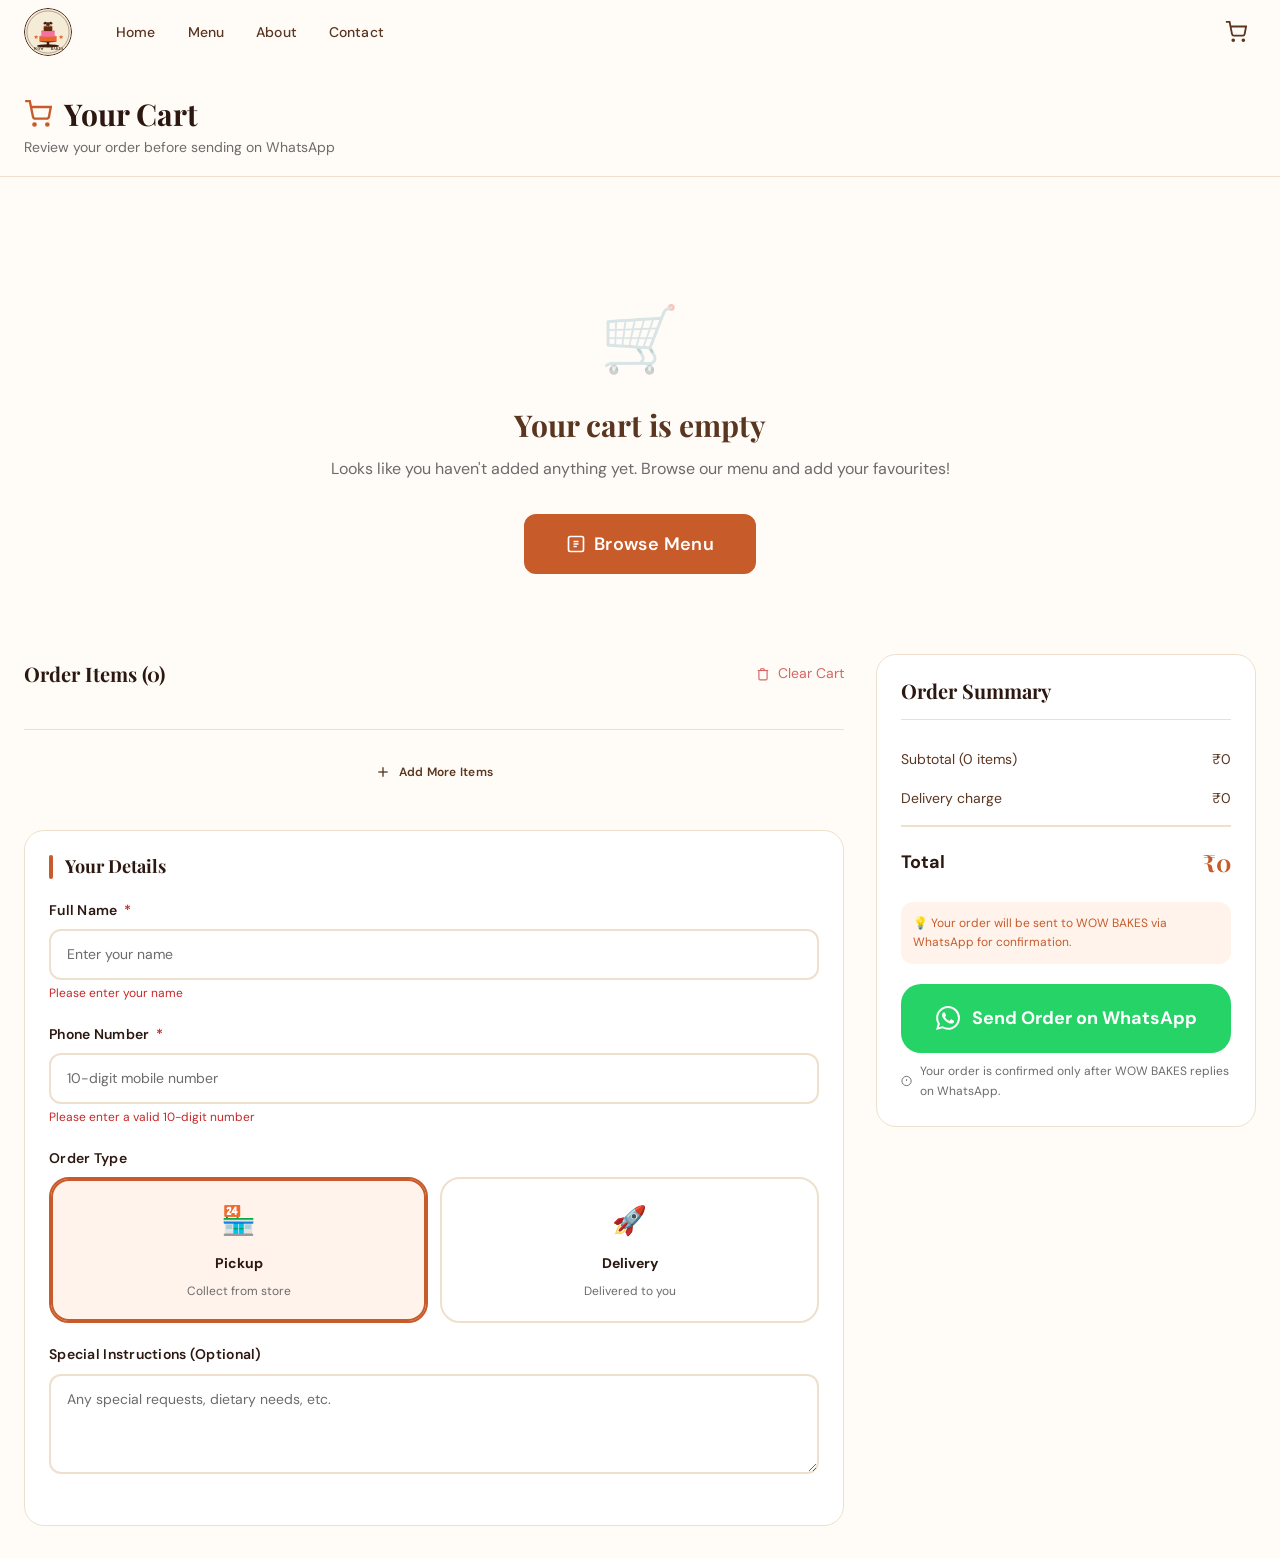
<file: cart.html>
<!DOCTYPE html>
<html lang="en">
<head>
  <meta charset="UTF-8">
  <meta name="viewport" content="width=device-width, initial-scale=1.0">
  <title>Cart | WOW BAKES — Fresh Food & Bakery</title>
  <meta name="description" content="Review your WOW BAKES order and send it on WhatsApp. Fast, easy ordering.">
  <meta name="theme-color" content="#C75B2A">

  <!-- Favicon -->
  <link rel="icon" type="image/svg+xml" href="assets/logo/favicon.svg">

  <!-- Preconnect -->
  <link rel="preconnect" href="https://fonts.googleapis.com">
  <link rel="preconnect" href="https://fonts.gstatic.com" crossorigin>

  <!-- Stylesheets -->
  <link rel="stylesheet" href="css/style.css">
  <link rel="stylesheet" href="css/components.css">
  <link rel="stylesheet" href="css/responsive.css">

  <style>
    /* Cart page specific styles */
    .cart-page-header {
      background: var(--cream-light);
      padding-block: var(--space-8) var(--space-4);
      border-bottom: 1px solid var(--cream-dark);
    }

    .cart-page-title {
      font-size: var(--text-3xl);
      color: var(--brown-deep);
      display: flex;
      align-items: center;
      gap: var(--space-3);
    }

    .cart-page-title svg {
      color: var(--burnt-orange);
    }

    .cart-page-subtitle {
      font-size: var(--text-sm);
      color: var(--grey-text);
      margin-top: var(--space-1);
    }

    .cart-items-section {
      display: flex;
      flex-direction: column;
      gap: var(--space-4);
    }

    .empty-cart-state {
      text-align: center;
      padding: var(--space-20) var(--space-6);
    }

    .empty-cart-icon {
      font-size: 64px;
      margin-bottom: var(--space-4);
      opacity: 0.3;
    }

    .whatsapp-order-btn {
      display: flex;
      align-items: center;
      justify-content: center;
      gap: var(--space-3);
      width: 100%;
      padding: var(--space-5) var(--space-6);
      background: #25D366;
      color: var(--white);
      border: none;
      border-radius: var(--radius-lg);
      font-size: var(--text-lg);
      font-weight: 700;
      cursor: pointer;
      transition: var(--t-base);
      margin-top: var(--space-5);
    }

    .whatsapp-order-btn:hover {
      background: #1DA851;
      transform: translateY(-2px);
      box-shadow: 0 8px 24px rgba(37, 211, 102, 0.35);
    }

    .whatsapp-order-btn:disabled {
      opacity: 0.5;
      cursor: not-allowed;
      transform: none;
      box-shadow: none;
    }

    .clear-cart-btn {
      display: flex;
      align-items: center;
      gap: var(--space-2);
      font-size: var(--text-sm);
      color: var(--red-spicy);
      background: none;
      border: none;
      cursor: pointer;
      padding: var(--space-2) 0;
      transition: var(--t-fast);
      opacity: 0.7;
    }

    .clear-cart-btn:hover {
      opacity: 1;
    }

    .order-form-note {
      font-size: var(--text-xs);
      color: var(--grey-text);
      margin-top: var(--space-2);
      display: flex;
      align-items: center;
      gap: var(--space-2);
    }
  </style>
</head>
<body class="has-bottom-nav">

  <!-- ====================================================
       NAVIGATION
       ==================================================== -->
  <header class="site-header" id="site-header" role="banner">
    <div class="container">
      <nav class="nav-inner" aria-label="Main navigation">
        <a href="index.html" class="nav-logo" aria-label="WOW BAKES - Home">
          <img src="assets/logo/logo.svg" alt="WOW BAKES" class="nav-logo-img">
        </a>

        <ul class="nav-links" role="list">
          <li><a href="index.html" class="nav-link">Home</a></li>
          <li><a href="menu.html" class="nav-link">Menu</a></li>
          <li><a href="index.html#about" class="nav-link">About</a></li>
          <li><a href="index.html#contact" class="nav-link">Contact</a></li>
        </ul>

        <div class="nav-actions">
          <a href="cart.html" class="nav-cart-btn" aria-label="Shopping cart" aria-current="page">
            <svg width="22" height="22" viewBox="0 0 24 24" fill="none" stroke="currentColor" stroke-width="2" aria-hidden="true">
              <circle cx="9" cy="21" r="1"/><circle cx="20" cy="21" r="1"/>
              <path d="M1 1h4l2.68 13.39a2 2 0 0 0 2 1.61h9.72a2 2 0 0 0 2-1.61L23 6H6"/>
            </svg>
            <span class="cart-badge" id="nav-cart-count" aria-label="items in cart">0</span>
          </a>
          <button class="hamburger-btn" id="hamburger-btn" aria-label="Open menu" aria-expanded="false" aria-controls="mobile-drawer">
            <span></span><span></span><span></span>
          </button>
        </div>
      </nav>
    </div>
  </header>

  <!-- Mobile Drawer -->
  <div class="mobile-drawer" id="mobile-drawer" role="dialog" aria-modal="true" aria-label="Navigation menu" hidden>
    <div class="mobile-drawer-overlay" id="drawer-overlay"></div>
    <div class="mobile-drawer-panel">
      <button class="mobile-drawer-close" id="drawer-close" aria-label="Close menu">
        <svg width="20" height="20" viewBox="0 0 24 24" fill="none" stroke="currentColor" stroke-width="2"><line x1="18" y1="6" x2="6" y2="18"/><line x1="6" y1="6" x2="18" y2="18"/></svg>
      </button>
      <div style="height: 48px;"></div>
      <a href="index.html" class="mobile-nav-link">Home</a>
      <a href="menu.html" class="mobile-nav-link">Menu</a>
      <div class="mobile-drawer-divider"></div>
      <a href="menu.html" class="btn btn-primary btn-full" style="margin-top: 8px; justify-content: center;">Order Now</a>
    </div>
  </div>

  <!-- ====================================================
       MAIN CONTENT
       ==================================================== -->
  <main id="main-content">

    <!-- Page Header -->
    <div class="cart-page-header">
      <div class="container">
        <h1 class="cart-page-title">
          <svg width="28" height="28" viewBox="0 0 24 24" fill="none" stroke="currentColor" stroke-width="2" aria-hidden="true"><circle cx="9" cy="21" r="1"/><circle cx="20" cy="21" r="1"/><path d="M1 1h4l2.68 13.39a2 2 0 0 0 2 1.61h9.72a2 2 0 0 0 2-1.61L23 6H6"/></svg>
          Your Cart
        </h1>
        <p class="cart-page-subtitle" id="cart-item-count-header">Review your order before sending on WhatsApp</p>
      </div>
    </div>

    <section class="section" style="padding-block: var(--space-8);" aria-label="Cart and checkout">
      <div class="container">

        <!-- Empty Cart State -->
        <div id="empty-cart" hidden>
          <div class="empty-cart-state">
            <div class="empty-cart-icon" aria-hidden="true">🛒</div>
            <h2 style="color:var(--brown-mid); margin-bottom:var(--space-3);">Your cart is empty</h2>
            <p style="color:var(--grey-text); margin-bottom:var(--space-8);">
              Looks like you haven't added anything yet. Browse our menu and add your favourites!
            </p>
            <a href="menu.html" class="btn btn-primary btn-xl">
              <svg width="20" height="20" viewBox="0 0 24 24" fill="none" stroke="currentColor" stroke-width="2" aria-hidden="true"><rect x="3" y="3" width="18" height="18" rx="2"/><path d="M9 9h6M9 12h6M9 15h4"/></svg>
              Browse Menu
            </a>
          </div>
        </div>

        <!-- Cart Content -->
        <div id="cart-content" class="cart-layout" hidden>

          <!-- LEFT: Cart Items + Customer Form -->
          <div>

            <!-- Cart Items -->
            <div style="display:flex; align-items:center; justify-content:space-between; margin-bottom:var(--space-5);">
              <h2 style="font-size:var(--text-xl); color:var(--brown-deep);">
                Order Items (<span id="cart-item-count">0</span>)
              </h2>
              <button class="clear-cart-btn" id="clear-cart-btn" aria-label="Clear all cart items">
                <svg width="14" height="14" viewBox="0 0 24 24" fill="none" stroke="currentColor" stroke-width="2"><polyline points="3 6 5 6 21 6"/><path d="M19 6v14a2 2 0 0 1-2 2H7a2 2 0 0 1-2-2V6m3 0V4a1 1 0 0 1 1-1h4a1 1 0 0 1 1 1v2"/></svg>
                Clear Cart
              </button>
            </div>

            <div class="cart-items-section" id="cart-items-list" aria-label="Cart items" aria-live="polite">
              <!-- Cart items injected by JS -->
            </div>

            <!-- Add more items link -->
            <div style="text-align:center; padding:var(--space-6) 0; border-top:1px solid var(--cream-dark); margin-top:var(--space-4);">
              <a href="menu.html" class="btn btn-ghost btn-sm">
                <svg width="16" height="16" viewBox="0 0 24 24" fill="none" stroke="currentColor" stroke-width="2" aria-hidden="true"><line x1="12" y1="5" x2="12" y2="19"/><line x1="5" y1="12" x2="19" y2="12"/></svg>
                Add More Items
              </a>
            </div>

            <!-- Customer Information Form -->
            <div class="checkout-form" style="margin-top:var(--space-4);" aria-label="Customer information">
              <h2 class="form-section-title">Your Details</h2>

              <div class="form-group">
                <label class="form-label" for="customer-name">
                  Full Name <span class="required" aria-label="required">*</span>
                </label>
                <input
                  type="text"
                  class="form-input"
                  id="customer-name"
                  name="customer-name"
                  placeholder="Enter your name"
                  autocomplete="name"
                  required
                  aria-required="true"
                >
                <span class="form-error" id="name-error" hidden role="alert">Please enter your name</span>
              </div>

              <div class="form-group">
                <label class="form-label" for="customer-phone">
                  Phone Number <span class="required" aria-label="required">*</span>
                </label>
                <input
                  type="tel"
                  class="form-input"
                  id="customer-phone"
                  name="customer-phone"
                  placeholder="10-digit mobile number"
                  autocomplete="tel"
                  pattern="[0-9]{10}"
                  required
                  aria-required="true"
                >
                <span class="form-error" id="phone-error" hidden role="alert">Please enter a valid 10-digit number</span>
              </div>

              <!-- Order Type -->
              <div class="form-group">
                <fieldset style="border:none; padding:0; margin:0;">
                  <legend class="form-label">Order Type</legend>
                  <div class="order-type-group" role="group" aria-label="Select order type">
                    <div class="order-type-option">
                      <input type="radio" id="order-pickup" name="order-type" value="pickup" checked aria-checked="true">
                      <label class="order-type-label" for="order-pickup">
                        <span class="order-type-icon" aria-hidden="true">🏪</span>
                        <span class="order-type-text">Pickup</span>
                        <span class="order-type-sub">Collect from store</span>
                      </label>
                    </div>
                    <div class="order-type-option">
                      <input type="radio" id="order-delivery" name="order-type" value="delivery" aria-checked="false">
                      <label class="order-type-label" for="order-delivery">
                        <span class="order-type-icon" aria-hidden="true">🚀</span>
                        <span class="order-type-text">Delivery</span>
                        <span class="order-type-sub">Delivered to you</span>
                      </label>
                    </div>
                  </div>
                </fieldset>
              </div>

              <!-- Delivery fields (shown when delivery selected) -->
              <div id="delivery-fields" hidden>
                <div class="form-group">
                  <label class="form-label" for="delivery-address">
                    Delivery Address <span class="required" aria-label="required">*</span>
                  </label>
                  <textarea
                    class="form-textarea"
                    id="delivery-address"
                    name="delivery-address"
                    placeholder="House/Flat no., Street, Area..."
                    rows="3"
                    autocomplete="street-address"
                    aria-required="true"
                  ></textarea>
                  <span class="form-error" id="address-error" hidden role="alert">Please enter your delivery address</span>
                </div>

                <div class="form-group">
                  <label class="form-label" for="delivery-landmark">Landmark (Optional)</label>
                  <input
                    type="text"
                    class="form-input"
                    id="delivery-landmark"
                    name="delivery-landmark"
                    placeholder="Near temple, school, etc."
                    autocomplete="address-level3"
                  >
                </div>
              </div>

              <!-- Special instructions -->
              <div class="form-group">
                <label class="form-label" for="special-notes">Special Instructions (Optional)</label>
                <textarea
                  class="form-textarea"
                  id="special-notes"
                  name="special-notes"
                  placeholder="Any special requests, dietary needs, etc."
                  rows="2"
                ></textarea>
              </div>

            </div>
          </div>

          <!-- RIGHT: Order Summary -->
          <div>
            <div class="cart-summary-card" role="region" aria-label="Order summary">
              <h2 class="cart-summary-title">Order Summary</h2>

              <div class="cart-summary-row">
                <span>Subtotal (<span id="summary-item-count">0</span> items)</span>
                <span id="summary-subtotal" aria-live="polite">₹0</span>
              </div>

              <div class="cart-summary-row" id="delivery-row" hidden>
                <span>Delivery charge</span>
                <span id="summary-delivery">₹40</span>
              </div>

              <div class="cart-summary-row total">
                <span>Total</span>
                <span class="cart-summary-value" id="summary-total" aria-live="polite">₹0</span>
              </div>

              <div style="margin-top:var(--space-3); padding:var(--space-3); background:var(--orange-subtle); border-radius:var(--radius-md); font-size:var(--text-xs); color:var(--burnt-orange);">
                💡 Your order will be sent to WOW BAKES via WhatsApp for confirmation.
              </div>

              <button
                class="whatsapp-order-btn"
                id="whatsapp-order-btn"
                aria-label="Send order on WhatsApp"
              >
                <svg width="24" height="24" viewBox="0 0 24 24" fill="currentColor" aria-hidden="true">
                  <path d="M17.472 14.382c-.297-.149-1.758-.867-2.03-.967-.273-.099-.471-.148-.67.15-.197.297-.767.966-.94 1.164-.173.199-.347.223-.644.075-.297-.15-1.255-.463-2.39-1.475-.883-.788-1.48-1.761-1.653-2.059-.173-.297-.018-.458.13-.606.134-.133.298-.347.446-.52.149-.174.198-.298.298-.497.099-.198.05-.371-.025-.52-.075-.149-.669-1.612-.916-2.207-.242-.579-.487-.5-.669-.51-.173-.008-.371-.01-.57-.01-.198 0-.52.074-.792.372-.272.297-1.04 1.016-1.04 2.479 0 1.462 1.065 2.875 1.213 3.074.149.198 2.096 3.2 5.077 4.487.709.306 1.262.489 1.694.625.712.227 1.36.195 1.871.118.571-.085 1.758-.719 2.006-1.413.248-.694.248-1.289.173-1.413-.074-.124-.272-.198-.57-.347m-5.421 7.403h-.004a9.87 9.87 0 0 1-5.031-1.378l-.361-.214-3.741.982.998-3.648-.235-.374a9.86 9.86 0 0 1-1.51-5.26c.001-5.45 4.436-9.884 9.888-9.884 2.64 0 5.122 1.03 6.988 2.898a9.825 9.825 0 0 1 2.893 6.994c-.003 5.45-4.437 9.884-9.885 9.884m8.413-18.297A11.815 11.815 0 0 0 12.05 0C5.495 0 .16 5.335.157 11.892c0 2.096.547 4.142 1.588 5.945L.057 24l6.305-1.654a11.882 11.882 0 0 0 5.683 1.448h.005c6.554 0 11.89-5.335 11.893-11.893a11.821 11.821 0 0 0-3.48-8.413z"/>
                </svg>
                Send Order on WhatsApp
              </button>

              <p class="order-form-note">
                <svg width="14" height="14" viewBox="0 0 24 24" fill="none" stroke="currentColor" stroke-width="2" aria-hidden="true"><circle cx="12" cy="12" r="10"/><line x1="12" y1="8" x2="12" y2="12"/><line x1="12" y1="16" x2="12.01" y2="16"/></svg>
                Your order is confirmed only after WOW BAKES replies on WhatsApp.
              </p>
            </div>
          </div>

        </div>
      </div>
    </section>

  </main>

  <!-- Mobile Bottom Navigation -->
  <nav class="mobile-bottom-nav" aria-label="Mobile navigation">
    <div class="mobile-bottom-nav-inner">
      <a href="index.html" class="mobile-nav-item" aria-label="Home">
        <svg viewBox="0 0 24 24" fill="none" stroke="currentColor" stroke-width="2"><path d="M3 9l9-7 9 7v11a2 2 0 0 1-2 2H5a2 2 0 0 1-2-2z"/><polyline points="9 22 9 12 15 12 15 22"/></svg>
        Home
      </a>
      <a href="menu.html" class="mobile-nav-item" aria-label="Menu">
        <svg viewBox="0 0 24 24" fill="none" stroke="currentColor" stroke-width="2"><line x1="8" y1="6" x2="21" y2="6"/><line x1="8" y1="12" x2="21" y2="12"/><line x1="8" y1="18" x2="21" y2="18"/><line x1="3" y1="6" x2="3.01" y2="6"/><line x1="3" y1="12" x2="3.01" y2="12"/><line x1="3" y1="18" x2="3.01" y2="18"/></svg>
        Menu
      </a>
      <a href="menu.html" class="mobile-nav-item" aria-label="Search">
        <svg viewBox="0 0 24 24" fill="none" stroke="currentColor" stroke-width="2"><circle cx="11" cy="11" r="8"/><line x1="21" y1="21" x2="16.65" y2="16.65"/></svg>
        Search
      </a>
      <a href="cart.html" class="mobile-nav-item active" aria-current="page" aria-label="Cart">
        <div class="mobile-nav-cart-wrap">
          <svg viewBox="0 0 24 24" fill="none" stroke="currentColor" stroke-width="2"><circle cx="9" cy="21" r="1"/><circle cx="20" cy="21" r="1"/><path d="M1 1h4l2.68 13.39a2 2 0 0 0 2 1.61h9.72a2 2 0 0 0 2-1.61L23 6H6"/></svg>
          <span class="cart-badge" id="mobile-cart-count" aria-hidden="true">0</span>
        </div>
        Cart
      </a>
    </div>
  </nav>

  <!-- Toast Container -->
  <div class="toast-container" id="toast-container" aria-live="polite" aria-atomic="true"></div>

  <!-- Scripts -->
  <script src="js/config.js"></script>
  <script src="js/api.js"></script>
  <script src="js/cart.js"></script>
  <script src="js/whatsapp.js"></script>
</body>
</html>
</file>
<file: css/style.css>
/* ============================================================
   WOW BAKES — Main Stylesheet
   Design System: CSS Custom Properties, Reset, Typography,
   Layout Primitives, Header, Hero, Sections, Footer
   ============================================================ */

/* ----------------------------------------------------------
   1. Google Fonts Import
   ---------------------------------------------------------- */
@import url('https://fonts.googleapis.com/css2?family=Playfair+Display:ital,wght@0,400;0,600;0,700;0,900;1,400;1,600&family=DM+Sans:ital,opsz,wght@0,9..40,300;0,9..40,400;0,9..40,500;0,9..40,600;0,9..40,700;1,9..40,400&display=swap');

/* ----------------------------------------------------------
   2. CSS Custom Properties (Design Tokens)
   ---------------------------------------------------------- */
:root {
  /* Brand Palette */
  --burnt-orange:    #C75B2A;
  --orange-light:    #E8764A;
  --orange-dark:     #A0421A;
  --orange-xdark:    #7A3010;
  --orange-pale:     #FAE8DC;
  --orange-subtle:   #FFF3EC;

  /* Neutrals */
  --cream:           #FDF6EE;
  --cream-light:     #FFFCF7;
  --cream-dark:      #EEE0CC;
  --cream-xdark:     #D4BFA4;
  --brown-deep:      #2C1810;
  --brown-mid:       #5A3520;
  --brown-light:     #8B6050;
  --charcoal:        #1E1E1E;
  --white:           #FFFFFF;
  --off-white:       #FAFAFA;
  --grey-light:      #F5F5F5;
  --grey-mid:        #E0E0E0;
  --grey-text:       #6B6B6B;

  /* Semantic */
  --green-veg:       #2E7D32;
  --green-veg-bg:    #E8F5E9;
  --green-jain:      #1B5E20;
  --green-jain-bg:   #F1F8E9;
  --red-spicy:       #C62828;
  --red-spicy-bg:    #FFEBEE;
  --blue-info:       #1565C0;
  --blue-info-bg:    #E3F2FD;
  --amber-offer:     #E65100;
  --amber-offer-bg:  #FFF3E0;

  /* Typography */
  --font-display:    'Playfair Display', Georgia, 'Times New Roman', serif;
  --font-body:       'DM Sans', system-ui, -apple-system, BlinkMacSystemFont, 'Segoe UI', sans-serif;

  /* Font Scale */
  --text-xs:    0.75rem;    /*  12px */
  --text-sm:    0.875rem;   /*  14px */
  --text-base:  1rem;       /*  16px */
  --text-lg:    1.125rem;   /*  18px */
  --text-xl:    1.25rem;    /*  20px */
  --text-2xl:   1.5rem;     /*  24px */
  --text-3xl:   1.875rem;   /*  30px */
  --text-4xl:   2.25rem;    /*  36px */
  --text-5xl:   3rem;       /*  48px */
  --text-6xl:   3.75rem;    /*  60px */

  /* Spacing Scale */
  --space-1:    0.25rem;    /*   4px */
  --space-2:    0.5rem;     /*   8px */
  --space-3:    0.75rem;    /*  12px */
  --space-4:    1rem;       /*  16px */
  --space-5:    1.25rem;    /*  20px */
  --space-6:    1.5rem;     /*  24px */
  --space-8:    2rem;       /*  32px */
  --space-10:   2.5rem;     /*  40px */
  --space-12:   3rem;       /*  48px */
  --space-16:   4rem;       /*  64px */
  --space-20:   5rem;       /*  80px */
  --space-24:   6rem;       /*  96px */

  /* Border Radius */
  --radius-xs:   4px;
  --radius-sm:   8px;
  --radius-md:   12px;
  --radius-lg:   20px;
  --radius-xl:   28px;
  --radius-2xl:  40px;
  --radius-pill: 9999px;

  /* Shadows */
  --shadow-xs:   0 1px 3px rgba(44, 24, 16, 0.06);
  --shadow-sm:   0 2px 8px rgba(44, 24, 16, 0.08);
  --shadow-md:   0 6px 20px rgba(44, 24, 16, 0.12);
  --shadow-lg:   0 12px 36px rgba(44, 24, 16, 0.16);
  --shadow-xl:   0 24px 60px rgba(44, 24, 16, 0.20);
  --shadow-inset: inset 0 2px 8px rgba(44, 24, 16, 0.08);

  /* Transitions */
  --ease:        cubic-bezier(0.2, 0.8, 0.2, 1);
  --ease-in:     cubic-bezier(0.4, 0, 1, 1);
  --ease-out:    cubic-bezier(0, 0, 0.2, 1);
  --t-fast:      0.15s var(--ease);
  --t-base:      0.25s var(--ease);
  --t-slow:      0.4s var(--ease);
  --t-modal:     0.35s var(--ease-out);

  /* Z-Index Scale */
  --z-base:      1;
  --z-above:     10;
  --z-nav:       100;
  --z-overlay:   200;
  --z-modal:     300;
  --z-toast:     400;

  /* Layout */
  --container-max:   1280px;
  --container-gutter: var(--space-6);
  --nav-height:      64px;
  --mobile-nav-height: 64px;
}

/* ----------------------------------------------------------
   3. CSS Reset
   ---------------------------------------------------------- */
*, *::before, *::after {
  box-sizing: border-box;
  margin: 0;
  padding: 0;
}

html {
  font-size: 16px;
  scroll-behavior: smooth;
  -webkit-text-size-adjust: 100%;
  max-width: 100%;
  overflow-x: hidden;
}

body {
  font-family: var(--font-body);
  font-size: var(--text-base);
  line-height: 1.6;
  color: var(--brown-deep);
  background-color: var(--cream-light);
  -webkit-font-smoothing: antialiased;
  -moz-osx-font-smoothing: grayscale;
  max-width: 100%;
  overflow-x: hidden;
}

/* Padding for mobile bottom nav */
body.has-bottom-nav {
  padding-bottom: var(--mobile-nav-height);
}

img, video, svg {
  display: block;
  max-width: 100%;
}

a {
  color: inherit;
  text-decoration: none;
}

ul, ol {
  list-style: none;
}

button, input, select, textarea {
  font: inherit;
  border: none;
  background: none;
  outline: none;
  cursor: pointer;
}

/* ----------------------------------------------------------
   4. Typography
   ---------------------------------------------------------- */
h1, h2, h3, h4, h5, h6 {
  font-family: var(--font-display);
  font-weight: 700;
  line-height: 1.2;
  color: var(--brown-deep);
}

h1 { font-size: var(--text-4xl); }
h2 { font-size: var(--text-3xl); }
h3 { font-size: var(--text-2xl); }
h4 { font-size: var(--text-xl); }
h5 { font-size: var(--text-lg); }
h6 { font-size: var(--text-base); }

p {
  color: var(--brown-mid);
  line-height: 1.7;
}

.display-text {
  font-family: var(--font-display);
  font-size: var(--text-6xl);
  font-weight: 900;
  letter-spacing: -0.02em;
  line-height: 1.05;
}

.section-label {
  font-family: var(--font-body);
  font-size: var(--text-xs);
  font-weight: 700;
  letter-spacing: 0.15em;
  text-transform: uppercase;
  color: var(--burnt-orange);
}

/* ----------------------------------------------------------
   5. Layout Primitives
   ---------------------------------------------------------- */
.container {
  width: 100%;
  max-width: var(--container-max);
  margin-inline: auto;
  padding-inline: var(--container-gutter);
}

.section {
  padding-block: var(--space-16);
}

.section-header {
  text-align: center;
  margin-bottom: var(--space-10);
}

.section-header .section-label {
  display: block;
  margin-bottom: var(--space-3);
}

.section-header h2 {
  font-size: var(--text-4xl);
  color: var(--brown-deep);
  margin-bottom: var(--space-4);
}

.section-header p {
  font-size: var(--text-lg);
  color: var(--brown-light);
  max-width: 560px;
  margin-inline: auto;
}

/* Grids */
.grid-2 { display: grid; grid-template-columns: repeat(2, 1fr); gap: var(--space-6); }
.grid-3 { display: grid; grid-template-columns: repeat(3, 1fr); gap: var(--space-6); }
.grid-4 { display: grid; grid-template-columns: repeat(4, 1fr); gap: var(--space-6); }

/* Flex helpers */
.flex         { display: flex; }
.flex-center  { display: flex; align-items: center; justify-content: center; }
.flex-between { display: flex; align-items: center; justify-content: space-between; }
.flex-gap-2   { gap: var(--space-2); }
.flex-gap-3   { gap: var(--space-3); }
.flex-gap-4   { gap: var(--space-4); }

/* ----------------------------------------------------------
   6. Navigation
   ---------------------------------------------------------- */
.site-header {
  position: sticky;
  top: 0;
  z-index: var(--z-nav);
  background-color: var(--cream-light);
  border-bottom: 1px solid transparent;
  transition: border-color var(--t-base), box-shadow var(--t-base), background-color var(--t-base);
  height: var(--nav-height);
}

.site-header.scrolled {
  background-color: var(--white);
  border-bottom-color: var(--cream-dark);
  box-shadow: var(--shadow-sm);
}

.nav-inner {
  display: flex;
  align-items: center;
  justify-content: space-between;
  height: var(--nav-height);
  gap: var(--space-8);
}

/* Logo */
.nav-logo {
  display: flex;
  align-items: center;
  gap: var(--space-3);
  flex-shrink: 0;
  text-decoration: none;
}

/* Order Now button: hidden on mobile, shown on desktop via responsive.css */
.nav-order-btn {
  display: none;
}

.nav-logo-img {
  height: 48px;
  width: 48px;
  object-fit: contain;
  border-radius: 50%;
  display: block;
}

/* Desktop Nav Links */
.nav-links {
  display: flex;
  align-items: center;
  gap: var(--space-2);
  flex: 1;
}

.nav-link {
  font-size: var(--text-sm);
  font-weight: 500;
  color: var(--brown-mid);
  padding: var(--space-2) var(--space-3);
  border-radius: var(--radius-sm);
  transition: var(--t-base);
  letter-spacing: 0.01em;
}

.nav-link:hover,
.nav-link.active {
  color: var(--burnt-orange);
  background-color: var(--orange-subtle);
}

/* Nav Actions */
.nav-actions {
  display: flex;
  align-items: center;
  gap: var(--space-3);
  flex-shrink: 0;
}

.nav-cart-btn {
  position: relative;
  width: 40px;
  height: 40px;
  display: flex;
  align-items: center;
  justify-content: center;
  border-radius: var(--radius-md);
  color: var(--brown-mid);
  transition: var(--t-base);
}

.nav-cart-btn:hover {
  background-color: var(--orange-subtle);
  color: var(--burnt-orange);
}

.cart-badge {
  position: absolute;
  top: -2px;
  right: -4px;
  background: var(--burnt-orange);
  color: var(--white);
  font-size: 10px;
  font-weight: 700;
  min-width: 18px;
  height: 18px;
  border-radius: var(--radius-pill);
  display: flex;
  align-items: center;
  justify-content: center;
  padding: 0 4px;
  border: 2px solid var(--cream-light);
  line-height: 1;
}

.cart-badge:empty,
.cart-badge[data-count="0"] {
  display: none;
}

/* Hamburger */
.hamburger-btn {
  display: none;
  flex-direction: column;
  gap: 5px;
  width: 40px;
  height: 40px;
  align-items: center;
  justify-content: center;
  border-radius: var(--radius-md);
  transition: var(--t-base);
}

.hamburger-btn:hover {
  background-color: var(--orange-subtle);
}

.hamburger-btn span {
  display: block;
  width: 22px;
  height: 2px;
  background: var(--brown-deep);
  border-radius: 2px;
  transition: var(--t-base);
}

.hamburger-btn.open span:nth-child(1) {
  transform: translateY(7px) rotate(45deg);
}
.hamburger-btn.open span:nth-child(2) {
  opacity: 0;
  transform: scaleX(0);
}
.hamburger-btn.open span:nth-child(3) {
  transform: translateY(-7px) rotate(-45deg);
}

/* Mobile Drawer */
.mobile-drawer {
  position: fixed;
  inset: 0;
  z-index: calc(var(--z-nav) + 1);
  pointer-events: none;
}

.mobile-drawer-overlay {
  position: absolute;
  inset: 0;
  background: rgba(28, 10, 4, 0.5);
  opacity: 0;
  transition: opacity var(--t-modal);
}

.mobile-drawer-panel {
  position: absolute;
  top: 0;
  right: 0;
  width: min(320px, 85vw);
  height: 100%;
  background: var(--white);
  padding: var(--space-8) var(--space-6);
  transform: translateX(100%);
  transition: transform var(--t-modal);
  overflow-y: auto;
  display: flex;
  flex-direction: column;
  gap: var(--space-2);
}

.mobile-drawer.open {
  pointer-events: all;
}

.mobile-drawer.open .mobile-drawer-overlay {
  opacity: 1;
}

.mobile-drawer.open .mobile-drawer-panel {
  transform: translateX(0);
}

.mobile-drawer-close {
  position: absolute;
  top: var(--space-4);
  right: var(--space-4);
  width: 36px;
  height: 36px;
  display: flex;
  align-items: center;
  justify-content: center;
  border-radius: var(--radius-sm);
  color: var(--brown-mid);
  transition: var(--t-base);
}

.mobile-drawer-close:hover {
  background: var(--grey-light);
}

.mobile-nav-link {
  display: flex;
  align-items: center;
  gap: var(--space-3);
  padding: var(--space-3) var(--space-4);
  border-radius: var(--radius-md);
  font-size: var(--text-lg);
  font-weight: 500;
  color: var(--brown-mid);
  transition: var(--t-base);
}

.mobile-nav-link:hover,
.mobile-nav-link.active {
  background: var(--orange-subtle);
  color: var(--burnt-orange);
}

.mobile-drawer-divider {
  height: 1px;
  background: var(--cream-dark);
  margin-block: var(--space-2);
}

/* ----------------------------------------------------------
   7. Hero Section
   ---------------------------------------------------------- */
.hero {
  display: grid;
  grid-template-columns: 1fr;
  align-items: center;
  gap: var(--space-8);
  padding: 24px 20px 40px;
  background: linear-gradient(135deg, var(--cream-light) 0%, var(--orange-subtle) 100%);
  overflow: hidden;
  position: relative;
  width: 100%;
  box-sizing: border-box;
}

.hero::before {
  content: '';
  position: absolute;
  top: -20%;
  right: -10%;
  width: 500px;
  height: 500px;
  background: radial-gradient(circle, var(--orange-pale) 0%, transparent 70%);
  pointer-events: none;
}

.hero-content {
  display: flex;
  flex-direction: column;
  gap: var(--space-6);
  position: relative;
  z-index: 1;
  min-width: 0;
}

.hero-label {
  display: inline-flex;
  align-items: center;
  gap: var(--space-2);
  padding: var(--space-2) var(--space-4);
  background: var(--orange-pale);
  border: 1px solid var(--cream-dark);
  border-radius: var(--radius-pill);
  font-size: var(--text-sm);
  font-weight: 600;
  color: var(--burnt-orange);
  letter-spacing: 0.03em;
}

.hero-label::before {
  content: '';
  width: 8px;
  height: 8px;
  background: var(--burnt-orange);
  border-radius: 50%;
}

.hero-headline {
  font-family: var(--font-display);
  font-size: clamp(2.8rem, 12vw, 4rem);
  font-weight: 900;
  color: var(--brown-deep);
  line-height: 0.97;
  letter-spacing: -0.02em;
}

.hero-headline span {
  color: var(--burnt-orange);
  font-style: italic;
}

.hero-subtext {
  font-size: var(--text-lg);
  color: var(--brown-light);
  max-width: 480px;
  line-height: 1.7;
}

.hero-ctas {
  display: flex;
  flex-direction: column;
  gap: 12px;
}

.hero-ctas .btn {
  width: 100%;
  justify-content: center;
}

.hero-stats {
  display: flex;
  gap: var(--space-8);
  padding-top: var(--space-4);
  border-top: 1px solid var(--cream-dark);
}

.hero-stat {
  display: flex;
  flex-direction: column;
  gap: var(--space-1);
}

.hero-stat-number {
  font-family: var(--font-display);
  font-size: var(--text-2xl);
  font-weight: 700;
  color: var(--burnt-orange);
}

.hero-stat-label {
  font-size: var(--text-xs);
  font-weight: 600;
  color: var(--brown-light);
  letter-spacing: 0.08em;
  text-transform: uppercase;
}

/* Hero Image */
.hero-image-wrap {
  position: relative;
  display: flex;
  align-items: center;
  justify-content: center;
}

.hero-image-frame {
  width: 100%;
  aspect-ratio: 16 / 10;
  border-radius: 28px;
  overflow: hidden;
  box-shadow: var(--shadow-xl);
  position: relative;
}

.hero-image-frame img {
  width: 100%;
  height: 100%;
  object-fit: cover;
  object-position: center;
}

.hero-image-badge {
  position: absolute;
  bottom: var(--space-6);
  left: var(--space-6);
  background: var(--white);
  border-radius: var(--radius-lg);
  padding: var(--space-3) var(--space-4);
  box-shadow: var(--shadow-md);
  display: flex;
  align-items: center;
  gap: var(--space-3);
}

.hero-image-badge-icon {
  width: 40px;
  height: 40px;
  background: var(--orange-pale);
  border-radius: var(--radius-sm);
  display: flex;
  align-items: center;
  justify-content: center;
  font-size: 20px;
}

.hero-image-badge-text {
  display: flex;
  flex-direction: column;
}

.hero-image-badge-main {
  font-weight: 700;
  font-size: var(--text-sm);
  color: var(--brown-deep);
}

.hero-image-badge-sub {
  font-size: var(--text-xs);
  color: var(--grey-text);
}

/* Floating decoration cards */
.hero-float-card {
  position: absolute;
  background: var(--white);
  border-radius: var(--radius-lg);
  padding: var(--space-3) var(--space-4);
  box-shadow: var(--shadow-lg);
  font-size: var(--text-sm);
  font-weight: 600;
  color: var(--brown-deep);
  display: flex;
  align-items: center;
  gap: var(--space-2);
  animation: float 3s ease-in-out infinite;
}

.hero-float-card:nth-child(2) {
  animation-delay: 1.5s;
}

@keyframes float {
  0%, 100% { transform: translateY(0); }
  50%       { transform: translateY(-8px); }
}

.hero-float-1 {
  top: 15%;
  right: 4%;
}

.hero-float-2 {
  bottom: 30%;
  right: 4%;
}

/* ----------------------------------------------------------
   8. Category Section
   ---------------------------------------------------------- */
.categories-section {
  background: var(--white);
}

.categories-grid {
  display: grid;
  grid-template-columns: repeat(auto-fill, minmax(200px, 1fr));
  gap: var(--space-4);
}

/* ----------------------------------------------------------
   9. Featured / Product Sections
   ---------------------------------------------------------- */
.featured-section {
  background: var(--cream-light);
}

.products-grid {
  display: grid;
  grid-template-columns: repeat(auto-fill, minmax(260px, 1fr));
  gap: var(--space-6);
}

/* ----------------------------------------------------------
   10. About Strip
   ---------------------------------------------------------- */
.about-strip {
  background: var(--brown-deep);
  color: var(--cream-light);
  padding-block: var(--space-16);
}

.about-strip .section-label {
  color: var(--orange-light);
}

.about-strip h2,
.about-strip p {
  color: var(--cream-light);
}

.about-content {
  display: grid;
  grid-template-columns: 1fr 1fr;
  gap: var(--space-16);
  align-items: center;
}

.about-text {
  display: flex;
  flex-direction: column;
  gap: var(--space-5);
}

.about-image {
  border-radius: var(--radius-xl);
  overflow: hidden;
  aspect-ratio: 4/3;
}

.about-image img {
  width: 100%;
  height: 100%;
  object-fit: cover;
}

.about-features {
  display: grid;
  grid-template-columns: 1fr 1fr;
  gap: var(--space-4);
}

.about-feature {
  display: flex;
  align-items: flex-start;
  gap: var(--space-3);
}

.about-feature-icon {
  width: 40px;
  height: 40px;
  background: rgba(199, 91, 42, 0.2);
  border-radius: var(--radius-sm);
  display: flex;
  align-items: center;
  justify-content: center;
  flex-shrink: 0;
  font-size: 20px;
}

.about-feature-text h4 {
  font-size: var(--text-sm);
  font-weight: 700;
  color: var(--cream-light);
  margin-bottom: 2px;
}

.about-feature-text p {
  font-size: var(--text-xs);
  color: var(--cream-xdark);
}

/* ----------------------------------------------------------
   11. CTA Banner
   ---------------------------------------------------------- */
.cta-banner {
  background: var(--burnt-orange);
  padding-block: var(--space-16);
  text-align: center;
}

.cta-banner h2 {
  color: var(--white);
  font-size: var(--text-4xl);
  margin-bottom: var(--space-4);
}

.cta-banner p {
  color: rgba(255, 255, 255, 0.85);
  font-size: var(--text-lg);
  margin-bottom: var(--space-8);
}

/* ----------------------------------------------------------
   12. Footer
   ---------------------------------------------------------- */
.site-footer {
  background: var(--brown-deep);
  color: var(--cream-dark);
  padding-block: var(--space-16) var(--space-8);
}

.footer-grid {
  display: grid;
  grid-template-columns: 2fr 1fr 1fr 1.5fr;
  gap: var(--space-10);
  margin-bottom: var(--space-10);
}

.footer-brand {
  display: flex;
  flex-direction: column;
  gap: var(--space-4);
}

.footer-logo {
  display: flex;
  align-items: center;
  gap: var(--space-3);
}

.footer-logo-img {
  height: 56px;
  width: 56px;
  object-fit: contain;
  border-radius: 50%;
  display: block;
}

.footer-description {
  color: var(--cream-xdark);
  font-size: var(--text-sm);
  line-height: 1.7;
}

.footer-social {
  display: flex;
  gap: var(--space-3);
}

.footer-social-link {
  width: 36px;
  height: 36px;
  border: 1px solid rgba(238, 224, 204, 0.2);
  border-radius: var(--radius-sm);
  display: flex;
  align-items: center;
  justify-content: center;
  color: var(--cream-dark);
  transition: var(--t-base);
}

.footer-social-link:hover {
  background: var(--burnt-orange);
  border-color: var(--burnt-orange);
  color: var(--white);
}

.footer-col h4 {
  font-size: var(--text-sm);
  font-weight: 700;
  color: var(--white);
  letter-spacing: 0.08em;
  text-transform: uppercase;
  margin-bottom: var(--space-5);
}

.footer-links {
  display: flex;
  flex-direction: column;
  gap: var(--space-3);
}

.footer-links a {
  font-size: var(--text-sm);
  color: var(--cream-xdark);
  transition: var(--t-base);
}

.footer-links a:hover {
  color: var(--orange-light);
}

.footer-contact-item {
  display: flex;
  align-items: flex-start;
  gap: var(--space-3);
  margin-bottom: var(--space-3);
  font-size: var(--text-sm);
  color: var(--cream-xdark);
}

.footer-contact-icon {
  width: 18px;
  flex-shrink: 0;
  margin-top: 2px;
  color: var(--orange-light);
}

/* Contact map */
.contact-map-wrap {
  position: relative;
  border-radius: var(--radius-xl);
  overflow: hidden;
  height: 320px;
  box-shadow: var(--shadow-md);
}

.contact-map-wrap iframe {
  display: block;
  width: 100%;
  height: 100%;
  border: 0;
}

.contact-map-directions {
  position: absolute;
  bottom: var(--space-4);
  right: var(--space-4);
  display: inline-flex;
  align-items: center;
  gap: var(--space-2);
  background: var(--white);
  color: var(--burnt-orange);
  font-size: var(--text-sm);
  font-weight: 700;
  padding: var(--space-2) var(--space-4);
  border-radius: var(--radius-pill);
  box-shadow: var(--shadow-md);
  text-decoration: none;
  transition: var(--t-base);
}

.contact-map-directions:hover {
  background: var(--burnt-orange);
  color: var(--white);
}

.footer-divider {
  height: 1px;
  background: rgba(238, 224, 204, 0.1);
  margin-bottom: var(--space-6);
}

.footer-bottom {
  display: flex;
  align-items: center;
  justify-content: space-between;
  flex-wrap: wrap;
  gap: var(--space-4);
  font-size: var(--text-xs);
  color: var(--cream-xdark);
}

/* ----------------------------------------------------------
   13. Mobile Bottom Navigation
   ---------------------------------------------------------- */
.mobile-bottom-nav {
  display: none;
  position: fixed;
  bottom: 0;
  left: 0;
  right: 0;
  height: var(--mobile-nav-height);
  background: var(--white);
  border-top: 1px solid var(--cream-dark);
  z-index: var(--z-nav);
  box-shadow: 0 -4px 20px rgba(44, 24, 16, 0.10);
}

.mobile-bottom-nav-inner {
  display: flex;
  align-items: stretch;
  height: 100%;
}

.mobile-nav-item {
  flex: 1;
  display: flex;
  flex-direction: column;
  align-items: center;
  justify-content: center;
  gap: 4px;
  color: var(--brown-light);
  font-size: 10px;
  font-weight: 600;
  letter-spacing: 0.05em;
  text-transform: uppercase;
  transition: var(--t-fast);
  padding: var(--space-2);
  position: relative;
  text-decoration: none;
}

.mobile-nav-item svg {
  width: 22px;
  height: 22px;
  flex-shrink: 0;
}

.mobile-nav-item:hover,
.mobile-nav-item.active {
  color: var(--burnt-orange);
}

.mobile-nav-item.active::before {
  content: '';
  position: absolute;
  top: 0;
  left: 50%;
  transform: translateX(-50%);
  width: 32px;
  height: 3px;
  background: var(--burnt-orange);
  border-radius: 0 0 var(--radius-sm) var(--radius-sm);
}

.mobile-nav-cart-wrap {
  position: relative;
  display: inline-flex;
}

/* ----------------------------------------------------------
   14. Scroll Reveal Animation
   ---------------------------------------------------------- */
.reveal {
  opacity: 0;
  transform: translateY(24px);
  transition: opacity 0.6s var(--ease-out), transform 0.6s var(--ease-out);
}

.reveal.visible {
  opacity: 1;
  transform: translateY(0);
}

.reveal-delay-1 { transition-delay: 0.1s; }
.reveal-delay-2 { transition-delay: 0.2s; }
.reveal-delay-3 { transition-delay: 0.3s; }
.reveal-delay-4 { transition-delay: 0.4s; }

/* ----------------------------------------------------------
   15. Loading States & Skeleton
   ---------------------------------------------------------- */
@keyframes shimmer {
  0%   { background-position: -400px 0; }
  100% { background-position: 400px 0; }
}

.skeleton {
  background: linear-gradient(90deg, var(--grey-light) 25%, var(--grey-mid) 50%, var(--grey-light) 75%);
  background-size: 400px 100%;
  animation: shimmer 1.5s ease-in-out infinite;
  border-radius: var(--radius-sm);
}

.skeleton-card {
  height: 320px;
  border-radius: var(--radius-lg);
}

/* ----------------------------------------------------------
   16. Error / Empty States
   ---------------------------------------------------------- */
.state-empty,
.state-error {
  text-align: center;
  padding: var(--space-16) var(--space-6);
  display: flex;
  flex-direction: column;
  align-items: center;
  gap: var(--space-4);
}

.state-empty-icon,
.state-error-icon {
  font-size: 48px;
  opacity: 0.4;
}

.state-empty h3,
.state-error h3 {
  font-size: var(--text-xl);
  color: var(--brown-mid);
}

.state-empty p,
.state-error p {
  color: var(--grey-text);
  max-width: 400px;
}

/* API Error Banner */
.api-error-banner {
  background: #FFF3E0;
  border: 1px solid #FF8F00;
  border-radius: var(--radius-md);
  padding: var(--space-4) var(--space-6);
  display: flex;
  align-items: center;
  gap: var(--space-4);
  margin-bottom: var(--space-6);
  color: #E65100;
  font-size: var(--text-sm);
}

.api-error-banner[hidden] { display: none; }

/* ----------------------------------------------------------
   17. Accessibility
   ---------------------------------------------------------- */
:focus-visible {
  outline: 2px solid var(--burnt-orange);
  outline-offset: 3px;
  border-radius: 2px;
}

.sr-only {
  position: absolute;
  width: 1px;
  height: 1px;
  padding: 0;
  margin: -1px;
  overflow: hidden;
  clip: rect(0,0,0,0);
  white-space: nowrap;
  border-width: 0;
}

/* Reduced motion */
@media (prefers-reduced-motion: reduce) {
  *, *::before, *::after {
    animation-duration: 0.01ms !important;
    animation-iteration-count: 1 !important;
    transition-duration: 0.01ms !important;
    scroll-behavior: auto !important;
  }
  .reveal {
    opacity: 1;
    transform: none;
  }
}

/* ----------------------------------------------------------
   SEO / Local Discovery Section
   ---------------------------------------------------------- */
.seo-discovery {
  background: var(--cream);
  border-top: 1px solid var(--cream-dark);
}

.seo-discover-block {
  max-width: 760px;
  margin-bottom: var(--space-12);
}

.seo-discover-block h2 {
  font-family: var(--font-display);
  font-size: var(--text-3xl);
  font-weight: 700;
  color: var(--brown-deep);
  margin-bottom: var(--space-4);
}

.seo-discover-block p {
  font-size: var(--text-base);
  color: var(--brown-light);
  line-height: 1.75;
  margin-bottom: var(--space-4);
}

.seo-discover-cta {
  margin-top: var(--space-2);
}

/* Two-column layout for Why + Popular */
.seo-two-col {
  display: grid;
  grid-template-columns: 1fr 1fr;
  gap: var(--space-10);
  align-items: start;
}

.seo-why-block h2,
.seo-popular-block h2 {
  font-family: var(--font-display);
  font-size: var(--text-2xl);
  font-weight: 700;
  color: var(--brown-deep);
  margin-bottom: var(--space-5);
}

/* Why list */
.seo-why-list {
  list-style: none;
  display: flex;
  flex-direction: column;
  gap: var(--space-3);
}

.seo-why-list li {
  display: flex;
  align-items: center;
  gap: var(--space-3);
  font-size: var(--text-sm);
  color: var(--brown-mid);
  line-height: 1.5;
}

.seo-why-list li svg {
  flex-shrink: 0;
  color: var(--burnt-orange);
}

/* Category links */
.seo-category-links {
  list-style: none;
  display: flex;
  flex-direction: column;
  gap: var(--space-2);
}

.seo-category-links li a {
  display: inline-flex;
  align-items: center;
  gap: var(--space-2);
  font-size: var(--text-sm);
  font-weight: 600;
  color: var(--burnt-orange);
  text-decoration: none;
  transition: var(--t-fast);
  padding: var(--space-1) 0;
}

.seo-category-links li a::before {
  content: '→';
  font-size: var(--text-xs);
  opacity: 0.7;
  transition: var(--t-fast);
}

.seo-category-links li a:hover {
  color: var(--orange-dark);
}

.seo-category-links li a:hover::before {
  opacity: 1;
  transform: translateX(2px);
}

/* Mobile: stack to single column */
@media (max-width: 767px) {
  .seo-two-col {
    grid-template-columns: 1fr;
    gap: var(--space-8);
  }

  .seo-discover-block h2 {
    font-size: var(--text-2xl);
  }
}
</file>
<file: css/components.css>
/* ============================================================
   WOW BAKES — Components Stylesheet
   Buttons, Badges, Product Cards, Category Cards,
   Modals, Bottom Sheet, Cart, Forms, Search
   ============================================================ */

/* ----------------------------------------------------------
   1. Buttons
   ---------------------------------------------------------- */
.btn {
  display: inline-flex;
  align-items: center;
  justify-content: center;
  gap: 0.5rem;
  padding: 12px 24px;
  border-radius: var(--radius-md);
  font-family: var(--font-body);
  font-size: var(--text-sm);
  font-weight: 600;
  letter-spacing: 0.02em;
  line-height: 1;
  cursor: pointer;
  text-decoration: none;
  transition: var(--t-base);
  border: 2px solid transparent;
  white-space: nowrap;
  -webkit-user-select: none;
  user-select: none;
}

.btn:disabled,
.btn[aria-disabled="true"] {
  opacity: 0.45;
  cursor: not-allowed;
  pointer-events: none;
}

/* Primary — Burnt Orange fill */
.btn-primary {
  background: var(--burnt-orange);
  color: var(--white);
  border-color: var(--burnt-orange);
}
.btn-primary:hover {
  background: var(--orange-dark);
  border-color: var(--orange-dark);
  transform: translateY(-1px);
  box-shadow: var(--shadow-md);
}
.btn-primary:active {
  transform: translateY(0);
  box-shadow: none;
}

/* Secondary — Outline */
.btn-secondary {
  background: transparent;
  color: var(--burnt-orange);
  border-color: var(--burnt-orange);
}
.btn-secondary:hover {
  background: var(--orange-subtle);
  transform: translateY(-1px);
}

/* Ghost — No border */
.btn-ghost {
  background: transparent;
  color: var(--brown-mid);
  border-color: transparent;
}
.btn-ghost:hover {
  background: var(--grey-light);
  color: var(--brown-deep);
}

/* Dark */
.btn-dark {
  background: var(--brown-deep);
  color: var(--white);
  border-color: var(--brown-deep);
}
.btn-dark:hover {
  background: var(--charcoal);
  transform: translateY(-1px);
  box-shadow: var(--shadow-md);
}

/* White (on dark background) */
.btn-white {
  background: var(--white);
  color: var(--burnt-orange);
  border-color: var(--white);
}
.btn-white:hover {
  background: var(--orange-pale);
  transform: translateY(-1px);
  box-shadow: var(--shadow-md);
}

/* WhatsApp */
.btn-whatsapp {
  background: #25D366;
  color: var(--white);
  border-color: #25D366;
}
.btn-whatsapp:hover {
  background: #1DA851;
  border-color: #1DA851;
  transform: translateY(-1px);
  box-shadow: 0 6px 20px rgba(37, 211, 102, 0.35);
}

/* Sizes */
.btn-sm { padding: 8px 16px; font-size: var(--text-xs); }
.btn-lg { padding: 16px 32px; font-size: var(--text-base); }
.btn-xl { padding: 18px 40px; font-size: var(--text-lg); }
.btn-full { width: 100%; }

/* Icon-only button */
.btn-icon {
  padding: 10px;
  border-radius: var(--radius-md);
}

/* ----------------------------------------------------------
   2. Badges
   ---------------------------------------------------------- */
.badge {
  display: inline-flex;
  align-items: center;
  gap: 4px;
  padding: 3px 8px;
  border-radius: var(--radius-pill);
  font-size: var(--text-xs);
  font-weight: 700;
  letter-spacing: 0.04em;
  line-height: 1.4;
  white-space: nowrap;
}

/* Veg */
.badge-veg {
  background: var(--green-veg-bg);
  color: var(--green-veg);
  border: 1px solid var(--green-veg);
}

.badge-veg::before {
  content: '';
  display: block;
  width: 8px;
  height: 8px;
  border-radius: 50%;
  background: var(--green-veg);
  flex-shrink: 0;
}

/* Jain */
.badge-jain {
  background: var(--green-jain-bg);
  color: var(--green-jain);
  border: 1px solid #4CAF50;
}

/* Spicy indicators */
.badge-mild {
  background: #FFF8E1;
  color: #F57C00;
  border: 1px solid #FFB74D;
}

.badge-hot {
  background: var(--red-spicy-bg);
  color: var(--red-spicy);
  border: 1px solid #EF9A9A;
}

/* Featured / Popular */
.badge-featured {
  background: var(--orange-pale);
  color: var(--burnt-orange);
  border: 1px solid var(--cream-dark);
}

/* Out of stock */
.badge-oos {
  background: var(--grey-light);
  color: var(--grey-text);
  border: 1px solid var(--grey-mid);
}

/* Offer */
.badge-offer {
  background: var(--amber-offer-bg);
  color: var(--amber-offer);
  border: 1px solid #FFB74D;
}

/* ----------------------------------------------------------
   3. Veg/Non-Veg Indicator (Square symbol)
   ---------------------------------------------------------- */
.veg-indicator {
  width: 16px;
  height: 16px;
  border-radius: 3px;
  border: 2px solid;
  display: inline-flex;
  align-items: center;
  justify-content: center;
  flex-shrink: 0;
}

.veg-indicator::after {
  content: '';
  width: 6px;
  height: 6px;
  border-radius: 50%;
}

.veg-indicator.veg {
  border-color: var(--green-veg);
}

.veg-indicator.veg::after {
  background: var(--green-veg);
}

/* ----------------------------------------------------------
   4. Product Card
   ---------------------------------------------------------- */
.product-card {
  background: var(--white);
  border-radius: var(--radius-lg);
  overflow: hidden;
  box-shadow: var(--shadow-sm);
  transition: var(--t-base);
  cursor: pointer;
  display: flex;
  flex-direction: column;
  position: relative;
}

.product-card:hover {
  transform: translateY(-4px);
  box-shadow: var(--shadow-lg);
}

.product-card.out-of-stock {
  opacity: 0.72;
}

.product-card.out-of-stock .product-card-image img {
  filter: grayscale(30%);
}

/* Product Image */
.product-card-image {
  position: relative;
  aspect-ratio: 4/3;
  overflow: hidden;
  background: var(--grey-light);
  flex-shrink: 0;
}

.product-card-image img {
  width: 100%;
  height: 100%;
  object-fit: cover;
  object-position: center;
  transition: transform 0.4s var(--ease);
}

.product-card:hover .product-card-image img {
  transform: scale(1.04);
}

/* Featured badge on image */
.product-card-badge {
  position: absolute;
  top: var(--space-3);
  left: var(--space-3);
}

/* OOS overlay */
.product-card-oos-overlay {
  position: absolute;
  inset: 0;
  background: rgba(255,255,255,0.6);
  display: flex;
  align-items: center;
  justify-content: center;
}

.product-card-oos-label {
  background: var(--white);
  color: var(--grey-text);
  font-weight: 700;
  font-size: var(--text-xs);
  padding: 6px 14px;
  border-radius: var(--radius-pill);
  border: 1px solid var(--grey-mid);
  letter-spacing: 0.06em;
  text-transform: uppercase;
}

/* Product Card Body */
.product-card-body {
  padding: var(--space-4);
  display: flex;
  flex-direction: column;
  gap: var(--space-2);
  flex: 1;
}

.product-card-meta {
  display: flex;
  align-items: center;
  gap: var(--space-2);
  flex-wrap: wrap;
}

.product-card-name {
  font-size: var(--text-base);
  font-weight: 700;
  color: var(--brown-deep);
  line-height: 1.35;
  display: -webkit-box;
  -webkit-line-clamp: 2;
  -webkit-box-orient: vertical;
  overflow: hidden;
}

.product-card-desc {
  font-size: var(--text-xs);
  color: var(--grey-text);
  line-height: 1.5;
  display: -webkit-box;
  -webkit-line-clamp: 2;
  -webkit-box-orient: vertical;
  overflow: hidden;
  margin-top: 2px;
}

.product-card-footer {
  display: flex;
  align-items: center;
  justify-content: space-between;
  margin-top: auto;
  padding-top: var(--space-3);
  border-top: 1px solid var(--grey-light);
}

.product-card-price {
  display: flex;
  flex-direction: column;
  gap: 2px;
}

.product-card-price-current {
  font-family: var(--font-display);
  font-size: var(--text-lg);
  font-weight: 700;
  color: var(--burnt-orange);
}

.product-card-price-original {
  font-size: var(--text-xs);
  color: var(--grey-text);
  text-decoration: line-through;
}

.product-card-price-from {
  font-size: var(--text-xs);
  color: var(--grey-text);
  font-weight: 500;
}

/* Add button on card */
.product-card-add {
  width: 36px;
  height: 36px;
  border-radius: var(--radius-sm);
  background: var(--burnt-orange);
  color: var(--white);
  display: flex;
  align-items: center;
  justify-content: center;
  flex-shrink: 0;
  transition: var(--t-base);
  border: none;
  cursor: pointer;
}

.product-card-add:hover {
  background: var(--orange-dark);
  transform: scale(1.08);
}

.product-card-add svg {
  width: 18px;
  height: 18px;
}

/* ----------------------------------------------------------
   5. Category Card
   ---------------------------------------------------------- */
.category-card {
  position: relative;
  border-radius: var(--radius-lg);
  overflow: hidden;
  cursor: pointer;
  text-decoration: none;
  display: block;
  aspect-ratio: 3/4;
  background: var(--grey-light);
  transition: var(--t-base);
}

.category-card:hover {
  transform: translateY(-4px);
  box-shadow: var(--shadow-lg);
}

.category-card-image {
  width: 100%;
  height: 100%;
  object-fit: cover;
  object-position: center;
  transition: transform 0.4s var(--ease);
}

.category-card:hover .category-card-image {
  transform: scale(1.06);
}

.category-card-overlay {
  position: absolute;
  inset: 0;
  background: linear-gradient(
    to bottom,
    transparent 30%,
    rgba(28, 10, 4, 0.7) 100%
  );
}

.category-card-content {
  position: absolute;
  bottom: 0;
  left: 0;
  right: 0;
  padding: var(--space-4);
  color: var(--white);
}

.category-card-icon {
  font-size: 24px;
  margin-bottom: var(--space-1);
}

.category-card-name {
  font-family: var(--font-display);
  font-weight: 700;
  font-size: var(--text-base);
  color: var(--white);
  margin-bottom: 2px;
}

.category-card-count {
  font-size: var(--text-xs);
  color: rgba(255,255,255,0.7);
  font-weight: 500;
}

/* Compact category pill (menu page tabs) */
.category-pill {
  display: inline-flex;
  align-items: center;
  gap: var(--space-2);
  padding: var(--space-2) var(--space-4);
  border-radius: var(--radius-pill);
  border: 2px solid var(--cream-dark);
  background: var(--white);
  font-size: var(--text-sm);
  font-weight: 600;
  color: var(--brown-mid);
  cursor: pointer;
  white-space: nowrap;
  transition: var(--t-base);
  text-decoration: none;
}

.category-pill:hover {
  border-color: var(--burnt-orange);
  color: var(--burnt-orange);
  background: var(--orange-subtle);
}

.category-pill.active {
  background: var(--burnt-orange);
  border-color: var(--burnt-orange);
  color: var(--white);
  box-shadow: var(--shadow-sm);
}

.category-pill-icon {
  font-size: 16px;
}

/* ----------------------------------------------------------
   6. Category Tabs Scroll Container
   ---------------------------------------------------------- */
.category-tabs-wrap {
  position: relative;
}

.category-tabs-scroll {
  display: flex;
  gap: var(--space-2);
  overflow-x: auto;
  padding-bottom: var(--space-2);
  scrollbar-width: none;
  -ms-overflow-style: none;
  scroll-snap-type: x mandatory;
}

.category-tabs-scroll::-webkit-scrollbar {
  display: none;
}

.category-tabs-scroll .category-pill {
  scroll-snap-align: start;
  flex-shrink: 0;
}

/* ----------------------------------------------------------
   7. Search Bar
   ---------------------------------------------------------- */
.search-wrap {
  display: flex;
  align-items: center;
  gap: var(--space-3);
}

.search-input-group {
  position: relative;
  flex: 1;
}

.search-icon {
  position: absolute;
  left: var(--space-4);
  top: 50%;
  transform: translateY(-50%);
  color: var(--grey-text);
  pointer-events: none;
  width: 18px;
  height: 18px;
}

.search-input {
  width: 100%;
  height: 48px;
  padding: 0 var(--space-12) 0 var(--space-10);
  background: var(--white);
  border: 2px solid var(--cream-dark);
  border-radius: var(--radius-pill);
  font-size: var(--text-sm);
  color: var(--brown-deep);
  transition: var(--t-base);
}

.search-input::placeholder {
  color: var(--grey-text);
}

.search-input:focus {
  border-color: var(--burnt-orange);
  box-shadow: 0 0 0 3px var(--orange-pale);
}

.search-clear {
  position: absolute;
  right: var(--space-3);
  top: 50%;
  transform: translateY(-50%);
  width: 28px;
  height: 28px;
  display: flex;
  align-items: center;
  justify-content: center;
  border-radius: 50%;
  background: var(--grey-mid);
  color: var(--grey-text);
  font-size: 14px;
  transition: var(--t-base);
}

.search-clear:hover {
  background: var(--cream-dark);
  color: var(--brown-deep);
}

.search-clear[hidden] { display: none; }

/* Filter Toggle Button */
.filter-toggle-btn {
  display: flex;
  align-items: center;
  gap: var(--space-2);
  padding: 0 var(--space-5);
  height: 48px;
  background: var(--white);
  border: 2px solid var(--cream-dark);
  border-radius: var(--radius-pill);
  font-size: var(--text-sm);
  font-weight: 600;
  color: var(--brown-mid);
  cursor: pointer;
  white-space: nowrap;
  transition: var(--t-base);
  flex-shrink: 0;
}

.filter-toggle-btn:hover {
  border-color: var(--burnt-orange);
  color: var(--burnt-orange);
}

.filter-toggle-btn.has-filters {
  background: var(--orange-subtle);
  border-color: var(--burnt-orange);
  color: var(--burnt-orange);
}

.filter-count-badge {
  background: var(--burnt-orange);
  color: var(--white);
  width: 20px;
  height: 20px;
  border-radius: 50%;
  display: flex;
  align-items: center;
  justify-content: center;
  font-size: 11px;
  font-weight: 700;
  margin-left: 2px;
}

/* ----------------------------------------------------------
   8. Filter Panel (Desktop sidebar / Mobile bottom sheet)
   ---------------------------------------------------------- */
.filter-panel {
  background: var(--white);
  border-radius: var(--radius-lg);
  border: 1px solid var(--cream-dark);
  overflow: hidden;
}

.filter-section {
  padding: var(--space-5) var(--space-5);
  border-bottom: 1px solid var(--grey-light);
}

.filter-section:last-child {
  border-bottom: none;
}

.filter-section-title {
  font-size: var(--text-sm);
  font-weight: 700;
  color: var(--brown-deep);
  margin-bottom: var(--space-3);
  letter-spacing: 0.04em;
  text-transform: uppercase;
}

/* Toggle Switch Filter */
.filter-toggle-row {
  display: flex;
  align-items: center;
  justify-content: space-between;
  padding: var(--space-2) 0;
}

.filter-toggle-label {
  display: flex;
  align-items: center;
  gap: var(--space-2);
  font-size: var(--text-sm);
  color: var(--brown-mid);
  font-weight: 500;
}

/* Toggle switch */
.toggle-switch {
  position: relative;
  width: 40px;
  height: 22px;
  flex-shrink: 0;
}

.toggle-switch input {
  opacity: 0;
  width: 0;
  height: 0;
  position: absolute;
}

.toggle-track {
  display: block;
  width: 40px;
  height: 22px;
  border-radius: 11px;
  background: var(--grey-mid);
  cursor: pointer;
  transition: var(--t-base);
  position: relative;
}

.toggle-track::after {
  content: '';
  position: absolute;
  top: 3px;
  left: 3px;
  width: 16px;
  height: 16px;
  background: var(--white);
  border-radius: 50%;
  transition: var(--t-base);
  box-shadow: var(--shadow-xs);
}

.toggle-switch input:checked + .toggle-track {
  background: var(--burnt-orange);
}

.toggle-switch input:checked + .toggle-track::after {
  transform: translateX(18px);
}

/* Price Range */
.price-range-inputs {
  display: flex;
  align-items: center;
  gap: var(--space-3);
}

.price-range-input {
  flex: 1;
  height: 40px;
  padding: 0 var(--space-3);
  border: 2px solid var(--cream-dark);
  border-radius: var(--radius-sm);
  font-size: var(--text-sm);
  color: var(--brown-deep);
  transition: var(--t-base);
}

.price-range-input:focus {
  border-color: var(--burnt-orange);
}

.price-range-sep {
  color: var(--grey-text);
  font-size: var(--text-sm);
}

/* Filter Actions */
.filter-actions {
  padding: var(--space-4) var(--space-5);
  display: flex;
  gap: var(--space-3);
}

/* ----------------------------------------------------------
   9. Bottom Sheet (Mobile Filters)
   ---------------------------------------------------------- */
.bottom-sheet-backdrop {
  position: fixed;
  inset: 0;
  background: rgba(28, 10, 4, 0.5);
  z-index: var(--z-overlay);
  opacity: 0;
  pointer-events: none;
  transition: opacity var(--t-modal);
}

.bottom-sheet-backdrop.open {
  opacity: 1;
  pointer-events: all;
}

.bottom-sheet {
  position: fixed;
  bottom: 0;
  left: 0;
  right: 0;
  z-index: var(--z-modal);
  background: var(--white);
  border-radius: var(--radius-xl) var(--radius-xl) 0 0;
  max-height: 85svh;
  overflow-y: auto;
  transform: translateY(100%);
  transition: transform var(--t-modal);
  overscroll-behavior: contain;
}

.bottom-sheet.open {
  transform: translateY(0);
}

.bottom-sheet-handle {
  width: 36px;
  height: 4px;
  background: var(--grey-mid);
  border-radius: 2px;
  margin: var(--space-3) auto var(--space-2);
}

.bottom-sheet-header {
  display: flex;
  align-items: center;
  justify-content: space-between;
  padding: var(--space-4) var(--space-6);
  border-bottom: 1px solid var(--grey-light);
}

.bottom-sheet-title {
  font-size: var(--text-lg);
  font-weight: 700;
  color: var(--brown-deep);
}

/* ----------------------------------------------------------
   10. Product Modal
   ---------------------------------------------------------- */
.modal-backdrop {
  position: fixed;
  inset: 0;
  background: rgba(28, 10, 4, 0.6);
  z-index: var(--z-overlay);
  opacity: 0;
  pointer-events: none;
  transition: opacity var(--t-modal);
  backdrop-filter: blur(2px);
}

.modal-backdrop.open {
  opacity: 1;
  pointer-events: all;
}

.product-modal {
  position: fixed;
  inset: 0;
  z-index: var(--z-modal);
  display: flex;
  align-items: center;
  justify-content: center;
  padding: var(--space-4);
  pointer-events: none;
}

.product-modal.open {
  pointer-events: all;
}

.product-modal-inner {
  background: var(--white);
  border-radius: var(--radius-xl);
  width: 100%;
  max-width: 700px;
  max-height: 90svh;
  overflow-y: auto;
  transform: scale(0.95) translateY(16px);
  opacity: 0;
  transition: transform var(--t-modal), opacity var(--t-modal);
  position: relative;
}

.product-modal.open .product-modal-inner {
  transform: scale(1) translateY(0);
  opacity: 1;
}

.modal-close-btn {
  position: absolute;
  top: var(--space-4);
  right: var(--space-4);
  z-index: 1;
  width: 36px;
  height: 36px;
  background: var(--white);
  border-radius: 50%;
  display: flex;
  align-items: center;
  justify-content: center;
  box-shadow: var(--shadow-md);
  color: var(--brown-mid);
  transition: var(--t-base);
  cursor: pointer;
}

.modal-close-btn:hover {
  background: var(--grey-light);
  color: var(--brown-deep);
}

.modal-image-wrap {
  aspect-ratio: 16/9;
  overflow: hidden;
  border-radius: var(--radius-xl) var(--radius-xl) 0 0;
  background: var(--grey-light);
}

.modal-image-wrap img {
  width: 100%;
  height: 100%;
  object-fit: cover;
}

.modal-body {
  padding: var(--space-6);
  display: flex;
  flex-direction: column;
  gap: var(--space-5);
}

.modal-header {
  display: flex;
  gap: var(--space-4);
  align-items: flex-start;
}

.modal-title {
  flex: 1;
  font-size: var(--text-2xl);
  font-weight: 700;
  color: var(--brown-deep);
  line-height: 1.3;
}

.modal-desc {
  color: var(--brown-light);
  font-size: var(--text-sm);
  line-height: 1.7;
}

.modal-badges {
  display: flex;
  gap: var(--space-2);
  flex-wrap: wrap;
  align-items: center;
}

/* Variant Selector */
.variant-selector {
  display: flex;
  flex-direction: column;
  gap: var(--space-3);
}

.variant-label {
  font-size: var(--text-sm);
  font-weight: 700;
  color: var(--brown-deep);
  text-transform: uppercase;
  letter-spacing: 0.06em;
}

.variant-options {
  display: flex;
  flex-wrap: wrap;
  gap: var(--space-2);
}

.variant-option {
  display: flex;
  align-items: center;
  gap: var(--space-2);
  padding: var(--space-2) var(--space-4);
  border: 2px solid var(--cream-dark);
  border-radius: var(--radius-md);
  font-size: var(--text-sm);
  font-weight: 600;
  color: var(--brown-mid);
  cursor: pointer;
  transition: var(--t-base);
  background: var(--white);
}

.variant-option:hover {
  border-color: var(--burnt-orange);
  color: var(--burnt-orange);
}

.variant-option.selected {
  border-color: var(--burnt-orange);
  background: var(--orange-subtle);
  color: var(--burnt-orange);
}

.variant-option-price {
  font-weight: 700;
  color: var(--burnt-orange);
}

/* Add-ons */
.addons-grid {
  display: flex;
  flex-direction: column;
  gap: var(--space-2);
}

.addon-item {
  display: flex;
  align-items: center;
  gap: var(--space-3);
  padding: var(--space-3) var(--space-4);
  border: 2px solid var(--cream-dark);
  border-radius: var(--radius-md);
  cursor: pointer;
  transition: var(--t-base);
  background: var(--white);
}

.addon-item:hover {
  border-color: var(--burnt-orange);
  background: var(--orange-subtle);
}

.addon-item.selected {
  border-color: var(--burnt-orange);
  background: var(--orange-subtle);
}

.addon-checkbox {
  width: 20px;
  height: 20px;
  border-radius: var(--radius-xs);
  border: 2px solid var(--cream-dark);
  display: flex;
  align-items: center;
  justify-content: center;
  flex-shrink: 0;
  transition: var(--t-fast);
}

.addon-item.selected .addon-checkbox {
  background: var(--burnt-orange);
  border-color: var(--burnt-orange);
}

.addon-item.selected .addon-checkbox::after {
  content: '✓';
  color: var(--white);
  font-size: 12px;
  font-weight: 700;
  line-height: 1;
}

.addon-name {
  flex: 1;
  font-size: var(--text-sm);
  font-weight: 500;
  color: var(--brown-deep);
}

.addon-price {
  font-size: var(--text-sm);
  font-weight: 700;
  color: var(--burnt-orange);
}

/* Quantity Controls */
.quantity-row {
  display: flex;
  align-items: center;
  justify-content: space-between;
  padding: var(--space-4);
  background: var(--grey-light);
  border-radius: var(--radius-md);
}

.quantity-label {
  font-size: var(--text-sm);
  font-weight: 700;
  color: var(--brown-deep);
}

.quantity-controls {
  display: flex;
  align-items: center;
  gap: var(--space-4);
}

.qty-btn {
  width: 36px;
  height: 36px;
  border-radius: var(--radius-sm);
  display: flex;
  align-items: center;
  justify-content: center;
  font-size: var(--text-lg);
  font-weight: 700;
  cursor: pointer;
  transition: var(--t-fast);
  border: none;
  line-height: 1;
}

.qty-btn.minus {
  background: var(--white);
  color: var(--brown-mid);
  border: 2px solid var(--cream-dark);
}

.qty-btn.minus:hover {
  border-color: var(--burnt-orange);
  color: var(--burnt-orange);
}

.qty-btn.plus {
  background: var(--burnt-orange);
  color: var(--white);
}

.qty-btn.plus:hover {
  background: var(--orange-dark);
}

.qty-value {
  font-size: var(--text-xl);
  font-weight: 700;
  color: var(--brown-deep);
  min-width: 32px;
  text-align: center;
}

/* Modal CTA bar */
.modal-cta-bar {
  display: flex;
  align-items: center;
  justify-content: space-between;
  padding: var(--space-5) var(--space-6);
  border-top: 1px solid var(--grey-light);
  gap: var(--space-4);
  background: var(--white);
  position: sticky;
  bottom: 0;
}

.modal-total {
  display: flex;
  flex-direction: column;
  gap: 2px;
}

.modal-total-label {
  font-size: var(--text-xs);
  font-weight: 600;
  color: var(--grey-text);
  text-transform: uppercase;
  letter-spacing: 0.08em;
}

.modal-total-amount {
  font-family: var(--font-display);
  font-size: var(--text-2xl);
  font-weight: 700;
  color: var(--burnt-orange);
}

/* ----------------------------------------------------------
   11. Cart Items
   ---------------------------------------------------------- */
.cart-item {
  display: grid;
  grid-template-columns: 100px 1fr auto;
  gap: var(--space-4);
  padding: var(--space-5);
  background: var(--white);
  border-radius: var(--radius-lg);
  border: 1px solid var(--cream-dark);
  align-items: start;
}

.cart-item-image {
  width: 100px;
  height: 80px;
  border-radius: var(--radius-md);
  overflow: hidden;
  background: var(--grey-light);
  flex-shrink: 0;
}

.cart-item-image img {
  width: 100%;
  height: 100%;
  object-fit: cover;
}

.cart-item-name {
  font-size: var(--text-base);
  font-weight: 700;
  color: var(--brown-deep);
  margin-bottom: var(--space-1);
}

.cart-item-variant {
  font-size: var(--text-xs);
  color: var(--grey-text);
  margin-bottom: var(--space-2);
}

.cart-item-addons {
  font-size: var(--text-xs);
  color: var(--burnt-orange);
  margin-bottom: var(--space-3);
}

.cart-item-controls {
  display: flex;
  align-items: center;
  gap: var(--space-3);
}

.cart-item-qty-controls {
  display: flex;
  align-items: center;
  gap: var(--space-2);
  background: var(--grey-light);
  border-radius: var(--radius-sm);
  padding: var(--space-1);
}

.cart-qty-btn {
  width: 28px;
  height: 28px;
  border-radius: var(--radius-xs);
  display: flex;
  align-items: center;
  justify-content: center;
  font-size: 14px;
  font-weight: 700;
  cursor: pointer;
  transition: var(--t-fast);
  border: none;
  background: var(--white);
  color: var(--brown-mid);
}

.cart-qty-btn:hover {
  background: var(--burnt-orange);
  color: var(--white);
}

.cart-qty-value {
  min-width: 24px;
  text-align: center;
  font-size: var(--text-sm);
  font-weight: 700;
  color: var(--brown-deep);
}

.cart-item-price {
  font-family: var(--font-display);
  font-size: var(--text-xl);
  font-weight: 700;
  color: var(--burnt-orange);
  text-align: right;
}

.cart-item-remove {
  background: none;
  border: none;
  color: var(--grey-text);
  cursor: pointer;
  padding: var(--space-1);
  border-radius: var(--radius-xs);
  display: flex;
  align-items: center;
  justify-content: center;
  transition: var(--t-fast);
}

.cart-item-remove:hover {
  color: var(--red-spicy);
  background: var(--red-spicy-bg);
}

/* Cart Summary */
.cart-summary-card {
  background: var(--white);
  border-radius: var(--radius-lg);
  border: 1px solid var(--cream-dark);
  padding: var(--space-6);
  position: sticky;
  top: calc(var(--nav-height) + var(--space-4));
}

.cart-summary-title {
  font-size: var(--text-xl);
  font-weight: 700;
  color: var(--brown-deep);
  margin-bottom: var(--space-5);
  padding-bottom: var(--space-4);
  border-bottom: 1px solid var(--cream-dark);
}

.cart-summary-row {
  display: flex;
  align-items: center;
  justify-content: space-between;
  padding: var(--space-2) 0;
  font-size: var(--text-sm);
  color: var(--brown-mid);
}

.cart-summary-row.total {
  font-size: var(--text-lg);
  font-weight: 700;
  color: var(--brown-deep);
  padding-top: var(--space-4);
  margin-top: var(--space-2);
  border-top: 2px solid var(--cream-dark);
}

.cart-summary-row.total .cart-summary-value {
  color: var(--burnt-orange);
  font-family: var(--font-display);
  font-size: var(--text-2xl);
}

/* ----------------------------------------------------------
   12. Order / Customer Form
   ---------------------------------------------------------- */
.checkout-form {
  background: var(--white);
  border-radius: var(--radius-lg);
  border: 1px solid var(--cream-dark);
  padding: var(--space-6);
}

.form-section-title {
  font-size: var(--text-lg);
  font-weight: 700;
  color: var(--brown-deep);
  margin-bottom: var(--space-5);
  display: flex;
  align-items: center;
  gap: var(--space-3);
}

.form-section-title::before {
  content: '';
  display: block;
  width: 4px;
  height: 24px;
  background: var(--burnt-orange);
  border-radius: 2px;
}

.form-group {
  margin-bottom: var(--space-5);
}

.form-label {
  display: block;
  font-size: var(--text-sm);
  font-weight: 600;
  color: var(--brown-deep);
  margin-bottom: var(--space-2);
  letter-spacing: 0.02em;
}

.form-label .required {
  color: var(--red-spicy);
  margin-left: 3px;
}

.form-input,
.form-select,
.form-textarea {
  width: 100%;
  padding: 12px 16px;
  border: 2px solid var(--cream-dark);
  border-radius: var(--radius-md);
  font-family: var(--font-body);
  font-size: var(--text-sm);
  color: var(--brown-deep);
  background: var(--white);
  transition: var(--t-base);
  -webkit-appearance: none;
  appearance: none;
}

.form-input::placeholder,
.form-textarea::placeholder {
  color: var(--grey-text);
}

.form-input:focus,
.form-select:focus,
.form-textarea:focus {
  border-color: var(--burnt-orange);
  box-shadow: 0 0 0 3px var(--orange-pale);
  outline: none;
}

.form-input.error,
.form-select.error,
.form-textarea.error {
  border-color: var(--red-spicy);
}

.form-error {
  font-size: var(--text-xs);
  color: var(--red-spicy);
  margin-top: var(--space-1);
  display: flex;
  align-items: center;
  gap: 4px;
}

.form-textarea {
  min-height: 100px;
  resize: vertical;
}

/* Order type radio buttons */
.order-type-group {
  display: grid;
  grid-template-columns: 1fr 1fr;
  gap: var(--space-3);
}

.order-type-option {
  position: relative;
}

.order-type-option input[type="radio"] {
  position: absolute;
  opacity: 0;
  width: 0;
  height: 0;
}

.order-type-label {
  display: flex;
  flex-direction: column;
  align-items: center;
  gap: var(--space-2);
  padding: var(--space-5) var(--space-4);
  border: 2px solid var(--cream-dark);
  border-radius: var(--radius-lg);
  cursor: pointer;
  transition: var(--t-base);
  text-align: center;
}

.order-type-label:hover {
  border-color: var(--burnt-orange);
  background: var(--orange-subtle);
}

.order-type-option input:checked + .order-type-label {
  border-color: var(--burnt-orange);
  background: var(--orange-subtle);
  box-shadow: inset 0 0 0 2px var(--burnt-orange);
}

.order-type-icon {
  font-size: 28px;
}

.order-type-text {
  font-size: var(--text-sm);
  font-weight: 700;
  color: var(--brown-deep);
}

.order-type-sub {
  font-size: var(--text-xs);
  color: var(--grey-text);
}

/* Delivery fields (shown/hidden by JS) */
#delivery-fields[hidden] {
  display: none;
}

/* ----------------------------------------------------------
   13. Toast Notifications
   ---------------------------------------------------------- */
.toast-container {
  position: fixed;
  bottom: calc(var(--mobile-nav-height) + var(--space-4));
  right: var(--space-4);
  z-index: var(--z-toast);
  display: flex;
  flex-direction: column;
  gap: var(--space-2);
  pointer-events: none;
}

.toast {
  display: flex;
  align-items: center;
  gap: var(--space-3);
  padding: var(--space-3) var(--space-5);
  background: var(--brown-deep);
  color: var(--white);
  border-radius: var(--radius-pill);
  font-size: var(--text-sm);
  font-weight: 600;
  box-shadow: var(--shadow-lg);
  pointer-events: all;
  transform: translateX(120%);
  opacity: 0;
  transition: transform 0.35s var(--ease-out), opacity 0.35s var(--ease-out);
}

.toast.show {
  transform: translateX(0);
  opacity: 1;
}

.toast.success .toast-icon {
  color: #4CAF50;
}

.toast.error .toast-icon {
  color: #EF5350;
}

/* ----------------------------------------------------------
   14. Page Banner (Menu page top)
   ---------------------------------------------------------- */
.page-banner {
  background: var(--brown-deep);
  padding-block: var(--space-12);
  text-align: center;
  position: relative;
  overflow: hidden;
}

.page-banner::before {
  content: '';
  position: absolute;
  inset: 0;
  background: radial-gradient(ellipse at center, rgba(199, 91, 42, 0.2) 0%, transparent 70%);
  pointer-events: none;
}

.page-banner h1 {
  color: var(--white);
  font-size: var(--text-4xl);
  margin-bottom: var(--space-3);
  position: relative;
}

.page-banner p {
  color: var(--cream-xdark);
  font-size: var(--text-lg);
  max-width: 480px;
  margin-inline: auto;
  position: relative;
}

/* ----------------------------------------------------------
   15. Menu Layout (sidebar + grid)
   ---------------------------------------------------------- */
.menu-layout {
  display: grid;
  grid-template-columns: 280px 1fr;
  gap: var(--space-8);
  align-items: start;
}

.menu-sidebar {
  position: sticky;
  top: calc(var(--nav-height) + var(--space-4));
}

.menu-main {
  min-width: 0;
}

.menu-toolbar {
  display: flex;
  flex-direction: column;
  gap: var(--space-4);
  margin-bottom: var(--space-6);
}

.results-info {
  font-size: var(--text-sm);
  color: var(--grey-text);
}

.results-info strong {
  color: var(--brown-deep);
}

/* Load More */
.load-more-wrap {
  text-align: center;
  margin-top: var(--space-10);
}

/* ----------------------------------------------------------
   16. Misc Utilities
   ---------------------------------------------------------- */
.text-orange  { color: var(--burnt-orange); }
.text-brown   { color: var(--brown-deep); }
.text-muted   { color: var(--grey-text); }
.text-white   { color: var(--white); }
.text-center  { text-align: center; }
.text-right   { text-align: right; }
.font-display { font-family: var(--font-display); }
.font-bold    { font-weight: 700; }

.divider {
  height: 1px;
  background: var(--cream-dark);
  margin-block: var(--space-4);
}

.hidden { display: none !important; }

/* Image Placeholder */
.img-placeholder {
  background: linear-gradient(135deg, var(--grey-light) 0%, var(--cream-dark) 100%);
  display: flex;
  align-items: center;
  justify-content: center;
  color: var(--grey-text);
  font-size: 32px;
}
</file>
<file: css/responsive.css>
/* ============================================================
   WOW BAKES — Responsive Stylesheet
   All breakpoint overrides, mobile-first
   Breakpoints: 360, 480, 640, 768, 1024, 1280, 1440+
   ============================================================ */

/* ----------------------------------------------------------
   Base Mobile-First Adjustments (all screens up to 768px)
   ---------------------------------------------------------- */

/* Show mobile bottom nav */
@media (max-width: 767px) {
  .mobile-bottom-nav {
    display: block;
  }

  /* Hide desktop nav links */
  .nav-links {
    display: none;
  }

  /* Show hamburger */
  .hamburger-btn {
    display: flex;
  }

  /* Smaller nav height */
  .site-header {
    height: 56px;
  }

  :root {
    --nav-height: 56px;
  }

  /* Hero: single column, image first */
  .hero {
    grid-template-columns: 1fr;
    min-height: auto;
    padding: 24px 20px 40px;
    gap: var(--space-6);
  }

  .hero-image-wrap {
    order: -1;
    padding-inline: 0;
  }

  .hero-image-frame {
    width: 100%;
    aspect-ratio: 16 / 10;
    object-fit: cover;
    border-radius: 28px;
    max-width: 100%;
  }

  .hero-headline {
    font-size: clamp(2.8rem, 12vw, 4rem);
    line-height: 0.97;
  }

  /* Hide floating decorative badges on mobile — prevent overflow */
  .hero-float-1,
  .hero-float-2 {
    display: none;
  }

  .hero-stats {
    gap: var(--space-6);
  }

  /* Mobile buttons: stack vertically, full width */
  .hero-ctas {
    flex-direction: column;
    gap: 12px;
  }

  .hero-ctas .btn {
    width: 100%;
    max-width: 100%;
    justify-content: center;
  }

  /* Hide "Order Now" desktop button on mobile */
  .nav-order-btn {
    display: none;
  }

  /* Category grid: 2 columns on mobile */
  .categories-grid {
    grid-template-columns: repeat(2, 1fr);
    gap: var(--space-3);
  }

  /* Product grid: 2 columns on mobile */
  .products-grid {
    grid-template-columns: repeat(2, 1fr);
    gap: var(--space-3);
  }

  /* Section spacing tighter on mobile */
  .section {
    padding-block: var(--space-10);
  }

  .section-header h2 {
    font-size: var(--text-3xl);
  }

  /* About strip: single column */
  .about-content {
    grid-template-columns: 1fr;
    gap: var(--space-8);
  }

  .about-features {
    grid-template-columns: 1fr;
  }

  /* Footer: single column */
  .footer-grid {
    grid-template-columns: 1fr;
    gap: var(--space-8);
  }

  /* Menu layout: no sidebar */
  .menu-layout {
    grid-template-columns: 1fr;
  }

  .menu-sidebar {
    display: none;
  }

  /* Cart item: simplified layout */
  .cart-item {
    grid-template-columns: 80px 1fr;
    gap: var(--space-3);
  }

  .cart-item-price {
    grid-column: 1 / -1;
    text-align: left;
    font-size: var(--text-lg);
  }

  /* Contact section: single column */
  #contact .container > div {
    grid-template-columns: 1fr !important;
  }

  /* Map: shorter on mobile */
  .contact-map-wrap {
    height: 240px;
  }

  /* Cart page: single column */
  .cart-layout {
    grid-template-columns: 1fr !important;
  }

  .cart-summary-card {
    position: static;
  }

  /* Product modal: full-screen on mobile */
  .product-modal {
    padding: 0;
    align-items: flex-end;
  }

  .product-modal-inner {
    border-radius: var(--radius-xl) var(--radius-xl) 0 0;
    max-height: 92svh;
    border-bottom-left-radius: 0;
    border-bottom-right-radius: 0;
  }

  .modal-image-wrap {
    border-radius: var(--radius-xl) var(--radius-xl) 0 0;
    aspect-ratio: 4/3;
  }

  /* Toast: left aligned on mobile */
  .toast-container {
    left: var(--space-4);
    right: var(--space-4);
    bottom: calc(var(--mobile-nav-height) + var(--space-4));
  }

  .toast {
    width: 100%;
  }

  /* Order type group */
  .order-type-group {
    gap: var(--space-2);
  }

  /* Larger product card text */
  .product-card-name {
    font-size: var(--text-sm);
  }

  .product-card-price-current {
    font-size: var(--text-base);
  }

  .product-card-add {
    width: 32px;
    height: 32px;
  }

  /* CTA banner */
  .cta-banner h2 {
    font-size: var(--text-3xl);
  }

  /* Page banner */
  .page-banner h1 {
    font-size: var(--text-3xl);
  }

}

/* ----------------------------------------------------------
   Small Mobile (360px)
   ---------------------------------------------------------- */
@media (max-width: 400px) {
  :root {
    --container-gutter: var(--space-4);
  }

  .products-grid {
    grid-template-columns: 1fr;
  }

  .categories-grid {
    grid-template-columns: repeat(2, 1fr);
  }

  .hero-stats {
    flex-wrap: wrap;
    gap: var(--space-4);
  }

  .category-pill {
    padding: var(--space-2) var(--space-3);
    font-size: var(--text-xs);
  }

  .modal-body {
    padding: var(--space-4);
  }

  .modal-cta-bar {
    padding: var(--space-4);
  }
}

/* ----------------------------------------------------------
   Medium Mobile (480px)
   ---------------------------------------------------------- */
@media (min-width: 480px) {
  .products-grid {
    grid-template-columns: repeat(2, 1fr);
  }
}

/* ----------------------------------------------------------
   Tablet Portrait (640px)
   ---------------------------------------------------------- */
@media (min-width: 640px) and (max-width: 767px) {
  .categories-grid {
    grid-template-columns: repeat(3, 1fr);
  }

  .products-grid {
    grid-template-columns: repeat(2, 1fr);
  }

  .hero-image-frame {
    max-width: 480px;
    margin-inline: auto;
  }
}

/* ----------------------------------------------------------
   Tablet (768px)
   ---------------------------------------------------------- */
@media (min-width: 768px) {
  /* Cart layout: 2 column */
  .cart-layout {
    display: grid;
    grid-template-columns: 1fr 380px;
    gap: var(--space-8);
    align-items: start;
  }

  /* 3-col product grid */
  .products-grid {
    grid-template-columns: repeat(3, 1fr);
  }

  /* Category grid: 3 cols */
  .categories-grid {
    grid-template-columns: repeat(3, 1fr);
  }

  /* About: 2 cols */
  .about-features {
    grid-template-columns: 1fr 1fr;
  }

  /* Footer: 2 cols */
  .footer-grid {
    grid-template-columns: 1fr 1fr;
    gap: var(--space-8);
  }
}

/* ----------------------------------------------------------
   Tablet Landscape / Small Desktop (1024px)
   ---------------------------------------------------------- */
@media (min-width: 900px) {
  /* Show desktop nav, hide hamburger */
  .nav-links {
    display: flex;
  }

  .hamburger-btn {
    display: none;
  }

  /* Show "Order Now" button */
  .nav-order-btn {
    display: inline-flex;
  }

  /* Hide mobile bottom nav */
  .mobile-bottom-nav {
    display: none;
  }

  body.has-bottom-nav {
    padding-bottom: 0;
  }

  /* Hero: 2-column, fits within first viewport */
  .hero {
    grid-template-columns: 1fr 1fr;
    min-height: calc(100svh - var(--nav-height));
    max-height: calc(100svh - var(--nav-height));
    padding-block: var(--space-16);
    padding-inline: var(--space-8);
    gap: var(--space-12);
  }

  .hero-image-wrap {
    order: unset;
    padding-inline: var(--space-4);
  }

  .hero-image-frame {
    width: 100%;
    max-width: 520px;
    aspect-ratio: 4 / 5;
    border-radius: var(--radius-2xl);
    margin-inline: auto;
  }

  .hero-float-1,
  .hero-float-2 {
    display: flex;
  }

  /* Hero headline: desktop clamp */
  .hero-headline {
    font-size: clamp(3.5rem, 5vw, 5.5rem);
    line-height: 1.0;
  }

  /* Desktop buttons: side-by-side */
  .hero-ctas {
    flex-direction: row;
    flex-wrap: wrap;
    gap: var(--space-3);
  }

  .hero-ctas .btn {
    width: auto;
    max-width: none;
  }

  /* About strip: 2 columns */
  .about-content {
    grid-template-columns: 1fr 1fr;
    gap: var(--space-16);
  }

  /* Menu layout: sidebar visible */
  .menu-layout {
    grid-template-columns: 260px 1fr;
  }

  .menu-sidebar {
    display: block;
  }

  /* Product grid: 3 cols in menu */
  .menu-main .products-grid {
    grid-template-columns: repeat(3, 1fr);
  }

  /* Footer: 3 cols */
  .footer-grid {
    grid-template-columns: 1.5fr 1fr 1fr 1.5fr;
  }

  /* Categories: 4 cols */
  .categories-grid {
    grid-template-columns: repeat(4, 1fr);
  }

  /* Cart: fixed summary */
  .cart-summary-card {
    position: sticky;
    top: calc(var(--nav-height) + var(--space-4));
  }
}

/* ----------------------------------------------------------
   Large Desktop (1280px)
   ---------------------------------------------------------- */
@media (min-width: 1280px) {
  .products-grid {
    grid-template-columns: repeat(4, 1fr);
  }

  .categories-grid {
    grid-template-columns: repeat(5, 1fr);
  }

  .menu-main .products-grid {
    grid-template-columns: repeat(3, 1fr);
  }

  /* Hero: constrain max-width on very large screens */
  .hero {
    padding-inline: max(var(--space-8), calc((100vw - 1280px) / 2 + var(--space-8)));
  }

  .hero-headline {
    font-size: clamp(3.5rem, 5vw, 5.5rem);
  }

  .section {
    padding-block: var(--space-20);
  }
}

/* ----------------------------------------------------------
   Extra-Large (1440px+)
   ---------------------------------------------------------- */
@media (min-width: 1440px) {
  :root {
    --container-gutter: var(--space-8);
  }

  .display-text {
    font-size: 4.5rem;
  }
}

/* ----------------------------------------------------------
   Print Styles
   ---------------------------------------------------------- */
@media print {
  .site-header,
  .mobile-bottom-nav,
  .hero-float-card,
  .nav-actions,
  .hero-ctas .btn-whatsapp {
    display: none;
  }
}
</file>
